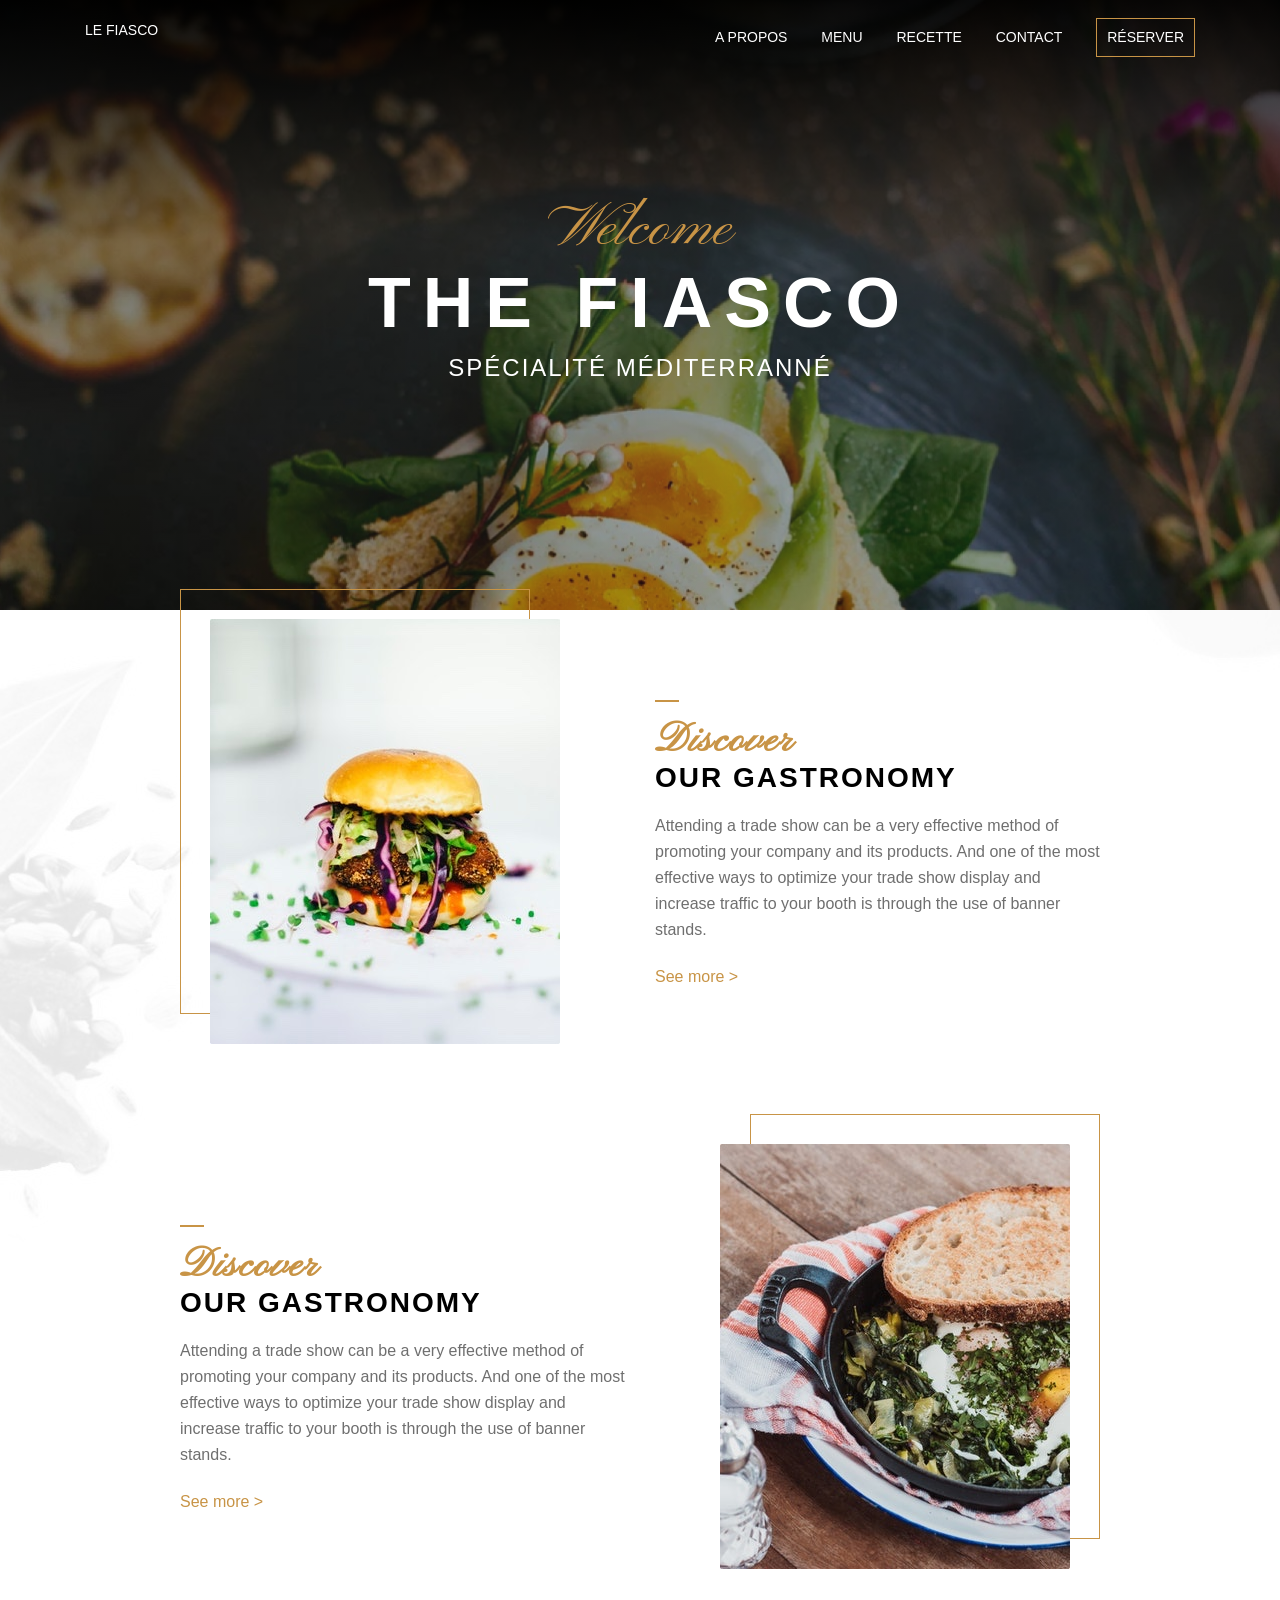
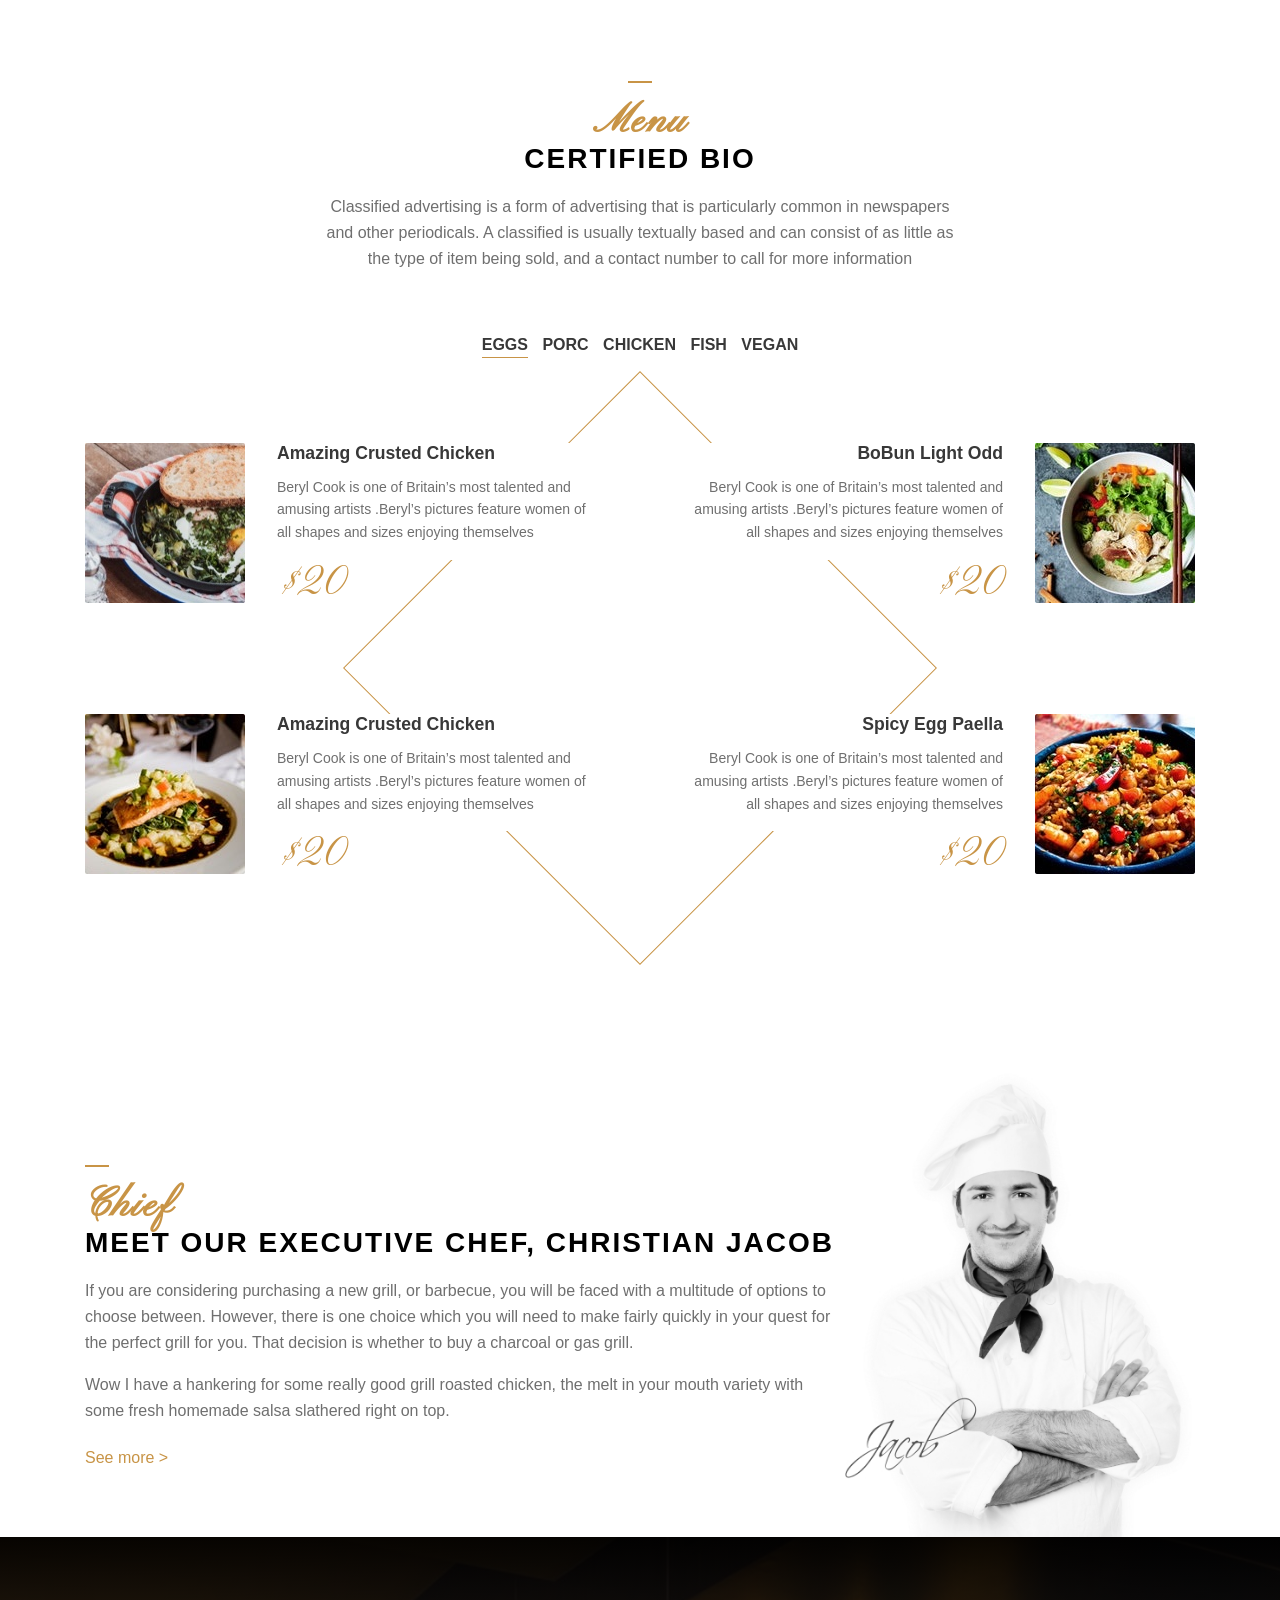
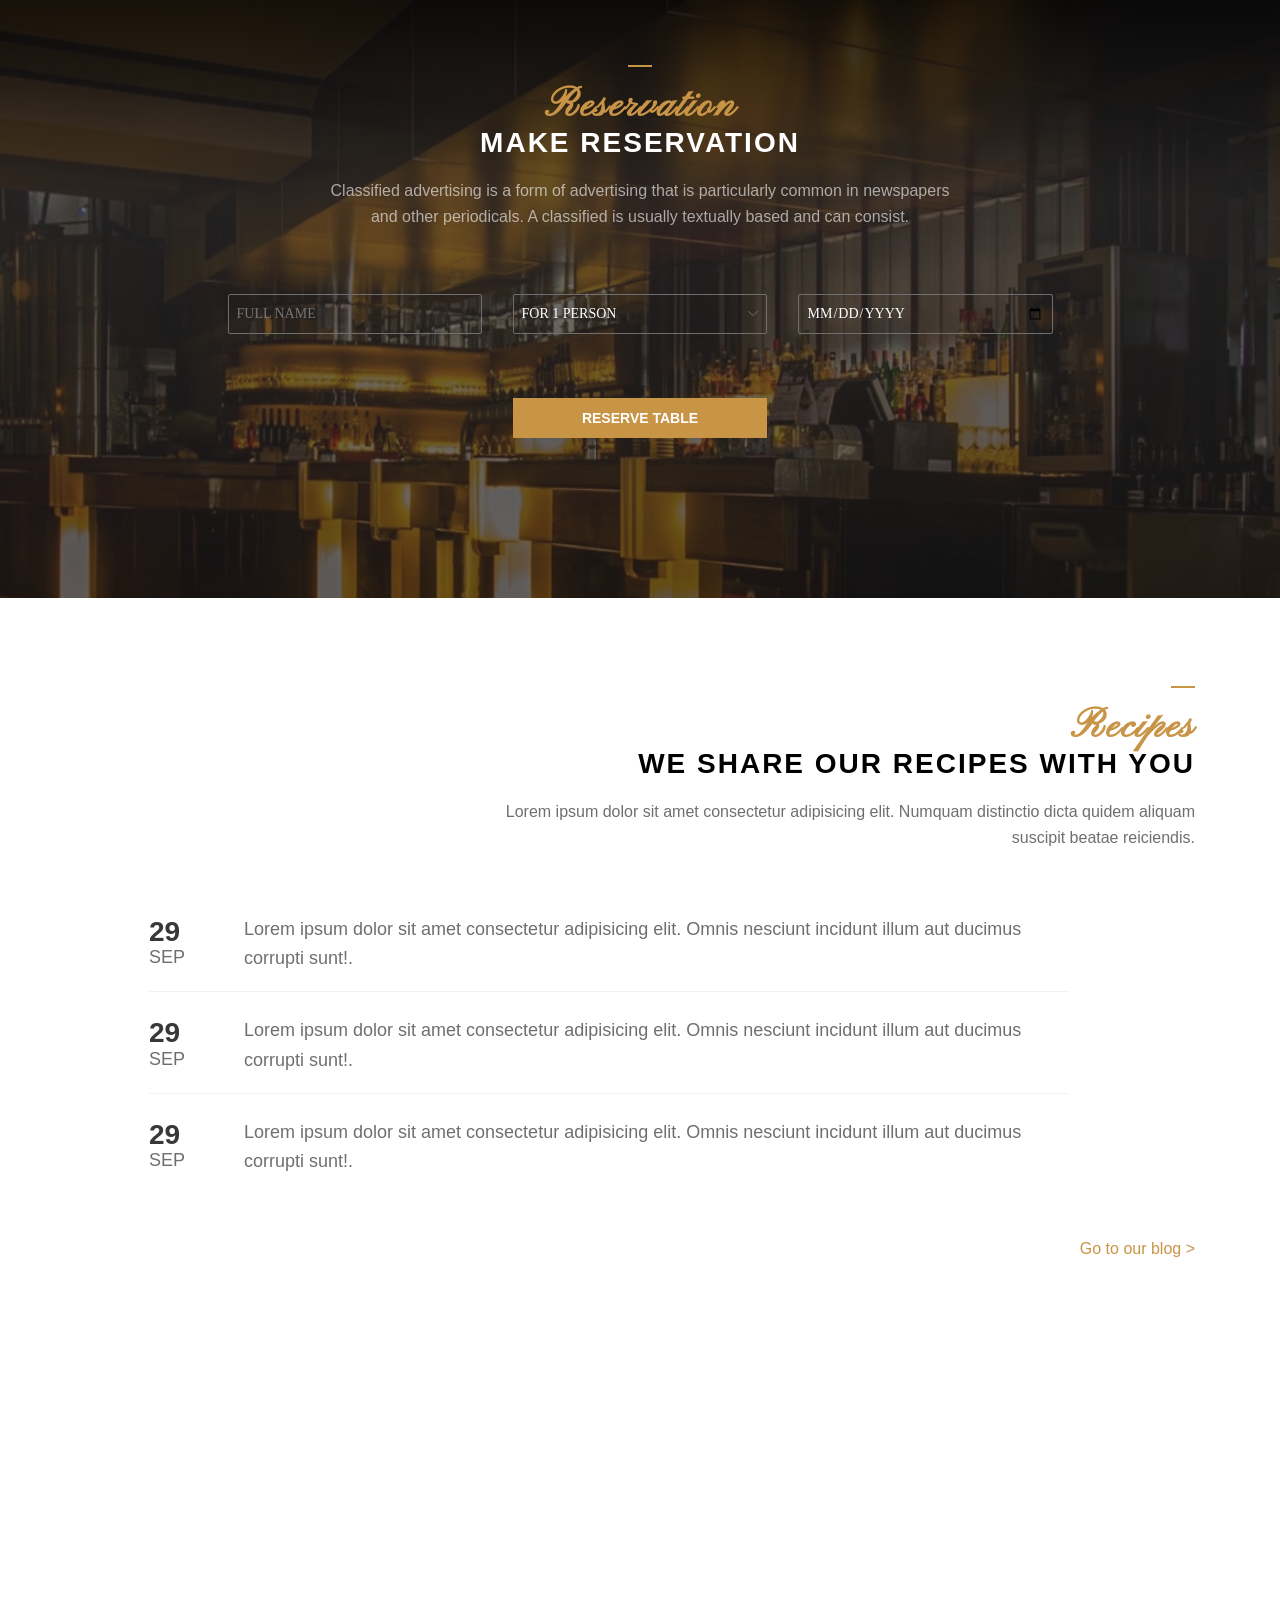
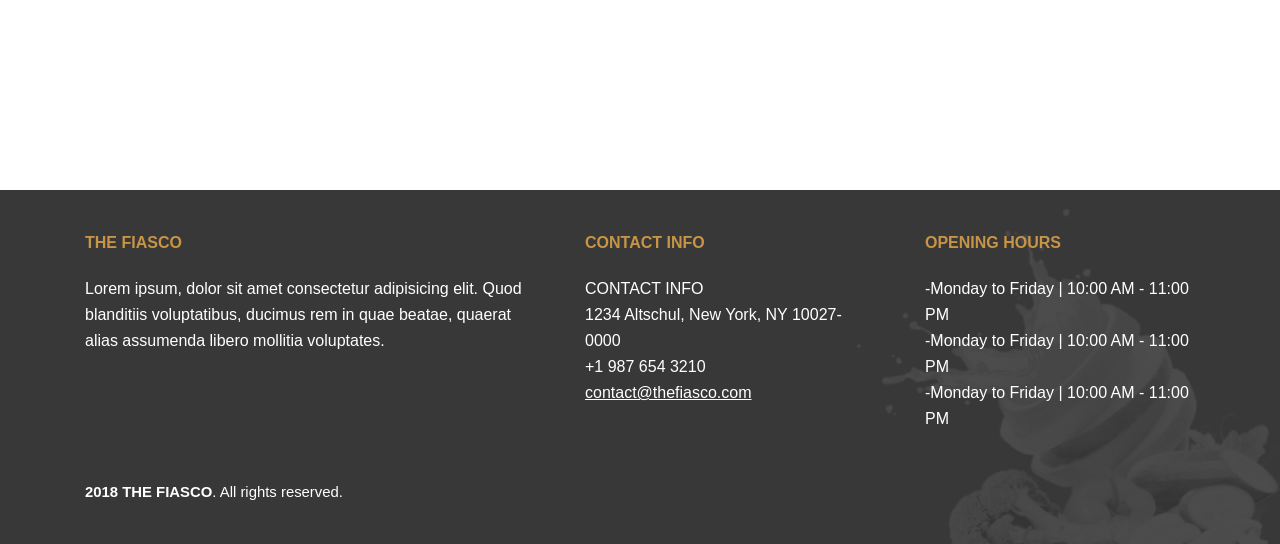
<file: index.html>
<!DOCTYPE html>
<html lang="fr">
<head>
    <meta charset="UTF-8">
    <meta name="viewport" content="width=device-width, initial-scale=1.0">
    <title>The Fiasco</title>
    <link href="https://fonts.googleapis.com/css2?family=Pinyon+Script&family=Source+Code+Pro:ital@0;1&display=swap" rel="stylesheet">
    <link rel="stylesheet" href="Css/style.css">
    
</head>
<body>
    <header class="header">
        <div class="topbar">
            <div class="logo">
                <a href="/index.html">Le Fiasco</a>
            </div>
            <nav class="menu">
                <a href="/about.html" class="menu-item">A propos</a>
                <a href="/menu.html" class="menu-item">Menu</a>
                <a href="/recipes.html" class="menu-item">Recette</a>
                <a href="/contact.html" class="menu-item">Contact</a>
                <a href="/reserver.html" class="menu-item menu-button">Réserver</a>
            </nav>
        </div>
        <div class="baseline reveal">
            <span class="baseline-welcome reveal-1">Welcome</span> 
            <strong class="baseline-name reveal-2">The Fiasco</strong> 
            <span class="baseline-slogan reveal-3">spécialité méditerranné</span>
        </div>
    </header>

    <section class="home-section">
        <div class="container-small reveal">
            
            <div class="block block-left"> 
                <div class="block-img reveal-1">
                    <img src="/Img/burger.jpg" alt="">
                </div>
                <div class="block-body">
                    <h2 class="title reveal-2"><span>Discover </span>our gastronomy</h2>
                    <p class="reveal-3">
                        Attending a trade show can be a very effective method of promoting your company
                        and its products. And one of the most effective ways to optimize your trade show
                        display and increase traffic to your booth is through the use of banner stands.
                    </p>
                    <a href="recipe.html" class="more reveal-4">See more</a>
                </div>
            </div>

            <div class="block block-right">
                <div class="block-img reveal-1">
                    <img src="/Img/crusted-chicken.jpg" alt="">
                </div>
                <div class="block-body">
                    <h2 class="title reveal-2"><span>Discover </span>our gastronomy</h2>
                    <p class="reveal-3">
                        Attending a trade show can be a very effective method of promoting your company
                        and its products. And one of the most effective ways to optimize your trade show
                        display and increase traffic to your booth is through the use of banner stands.
                    </p>
                    <a href="recipe.html" class="more reveal-4">See more</a>
                </div>
            </div>

            <div class="block block-centered block-last">
                <div class="block-body">
                    <h2 class="title"><span>Menu </span>certified bio</h2>
                    <p>
                        Classified advertising is a form of advertising that is particularly common in newspapers and other periodicals. A classified is usually textually based and can consist of as little as the type of item being sold, and a contact number to call for more information
                    </p>
                </div>
            </div>

            <nav class="ingredients-menu">
                <a href="" class="active">Eggs</a>
                <a href="">Porc</a>
                <a href="">Chicken</a>
                <a href="">Fish</a>
                <a href="">Vegan</a>
            </nav>

        </div>

        <div class="container">
            <div class="menu-summary" id="menu">
                <div class="menu-summary-item">
                    <img src="/Img/crusted-chicken-square.jpg" alt="" class="menu-summary-img">
                    <h3 class="menu-summary-title">Amazing Crusted Chicken</h3>
                    <p>Beryl Cook is one of Britain’s most talented and amusing artists .Beryl’s pictures feature women of all shapes and sizes enjoying themselves</p>
                    <div class="menu-summary-price">$20</div>
                </div>
                <div class="menu-summary-item">
                    <img src="/Img/bobun-light-square.jpg" alt="" class="menu-summary-img">
                    <h3 class="menu-summary-title">BoBun Light Odd</h3>
                    <p>Beryl Cook is one of Britain’s most talented and amusing artists .Beryl’s pictures feature women of all shapes and sizes enjoying themselves</p>
                    <div class="menu-summary-price">$20</div>
                </div>
                <div class="menu-summary-item">
                    <img src="/Img/poisson-square.jpg" alt="" class="menu-summary-img">
                    <h3 class="menu-summary-title">Amazing Crusted Chicken</h3>
                    <p>Beryl Cook is one of Britain’s most talented and amusing artists .Beryl’s pictures feature women of all shapes and sizes enjoying themselves</p>
                    <div class="menu-summary-price">$20</div>
                </div>
                <div class="menu-summary-item">
                    <img src="/Img/paella-square.jpg" alt="" class="menu-summary-img">
                    <h3 class="menu-summary-title">Spicy Egg Paella</h3>
                    <p>Beryl Cook is one of Britain’s most talented and amusing artists .Beryl’s pictures feature women of all shapes and sizes enjoying themselves</p>
                    <div class="menu-summary-price">$20</div>
                </div>
            </div>

            <div class="block block-chief">
                <div class="block-img">
                    <img src="/Img/chief.jpg" alt="">
                </div>
                <div class="block-body">
                    <h2 class="title"><span>Chief</span>MEET OUR EXECUTIVE CHEF, CHRISTIAN JACOB</h2>
                    <p>
                        If you are considering purchasing a new grill, or barbecue, you will be faced with a multitude of options to choose between. However, there is one choice which you will need to make fairly quickly in your quest for the perfect grill for you. That decision is whether to buy a charcoal or gas grill.
                    </p>
                    <p>
                        Wow I have a hankering for some really good grill roasted chicken, the melt in your mouth variety with some fresh homemade salsa slathered right on top.
                    </p>
                    <a href="recipe.html" class="more">See more</a>
                </div>
            </div>
        </div>
    </section>

    <section class="reservation" id="reservation">
        <div class="container">
            <div class="block block-centered block-last">
                <div class="block-body">
                    <h2 class="title"><span>Reservation</span>Make reservation</h2>
                    <p>
                        Classified advertising is a form of advertising that is particularly common in newspapers and other periodicals. A classified is usually textually based and can consist.
                    </p>
                    <form action="" class="reservation-form">
                        <div class="reservation-form-row">
                            <input type="text" name="fullname" placeholder="Full name">
                            <select name="persons">
                                <option value="1">For 1 person</option>
                                <option value="2">For 2 person</option>
                                <option value="3">For 3 person</option>
                                <option value="4">For 4 person</option>
                            </select>
                            <input type="date" name="date" id="">
                        </div>
                        <button type="submit" class="button">Reserve Table</button>
                    </form>
                </div>
            </div>
        </div>
    </section>

    <section class="recipes" id="recipes">
        <div class="container">
            <h2 class="title">
                <span>Recipes</span>
                WE SHARE OUR RECIPES WITH YOU
            </h2>
            <p>
                Lorem ipsum dolor sit amet consectetur adipisicing elit. Numquam distinctio dicta quidem aliquam suscipit beatae reiciendis.
            </p>
            <div class="recipes-list">
                <div class="recipes-list-item">
                    <div class="recipes-date">
                        <strong>29</strong> SEP
                    </div>
                    <p>
                        <a href="Pages/recipe1.html">Lorem ipsum dolor sit amet consectetur adipisicing elit. Omnis nesciunt incidunt illum aut ducimus corrupti sunt!.</a>
                    </p>
                </div>

                <div class="recipes-list-item">
                    <div class="recipes-date">
                        <strong>29</strong> SEP
                    </div>
                    <p>
                        Lorem ipsum dolor sit amet consectetur adipisicing elit. Omnis nesciunt incidunt illum aut ducimus corrupti sunt!.
                    </p>
                </div>

                <div class="recipes-list-item">
                    <div class="recipes-date">
                        <strong>29</strong> SEP
                    </div>
                    <p>
                        Lorem ipsum dolor sit amet consectetur adipisicing elit. Omnis nesciunt incidunt illum aut ducimus corrupti sunt!.
                    </p>
                </div>
            </div>

            <a class="more" href="">Go to our blog</a>
        </div>
    </section>

    <iframe src="https://www.google.com/maps/embed?pb=!1m14!1m12!1m3!1d15913.960679116892!2d15.263990163803088!3d-4.318604037253125!2m3!1f0!2f0!3f0!3m2!1i1024!2i768!4f13.1!5e0!3m2!1sfr!2scd!4v1740344024143!5m2!1sfr!2scd" width="600" height="450" style="border:0;" allowfullscreen="" loading="lazy" referrerpolicy="no-referrer-when-downgrade" class="map"></iframe>

    <footer class="footer">
        <div class="container">
            <div class="footer-columns">
                <div class="footer-column">
                    <div class="footer-title">The fiasco</div>
                    <p>
                        Lorem ipsum, dolor sit amet consectetur adipisicing elit. Quod blanditiis voluptatibus, ducimus rem in quae beatae, quaerat alias assumenda libero mollitia voluptates.
                    </p>
                </div>
                <div class="footer-column">
                    <div class="footer-title">Contact info</div>
                    <p>
                        CONTACT INFO <br>
                        1234 Altschul, New York, NY 10027-0000 <br>
                        +1 987 654 3210 <br>
                        <a href="mailto:contact@thefiasco.com">contact@thefiasco.com</a>
                    </p>
                </div>
                <div class="footer-column">
                    <div class="footer-title">Opening hours</div>
                    <ul>
                        <li>Monday to Friday | 10:00 AM - 11:00 PM</li>
                        <li>Monday to Friday | 10:00 AM - 11:00 PM</li>
                        <li>Monday to Friday | 10:00 AM - 11:00 PM</li>
                    </ul>
                </div>
            </div>
            <div class="footer-credits">
                <span>2018 THE FIASCO</span>. All rights reserved.
            </div>
        </div>
    </footer>

    <script src="main.js" defer></script>
</body>
</html>
</file>
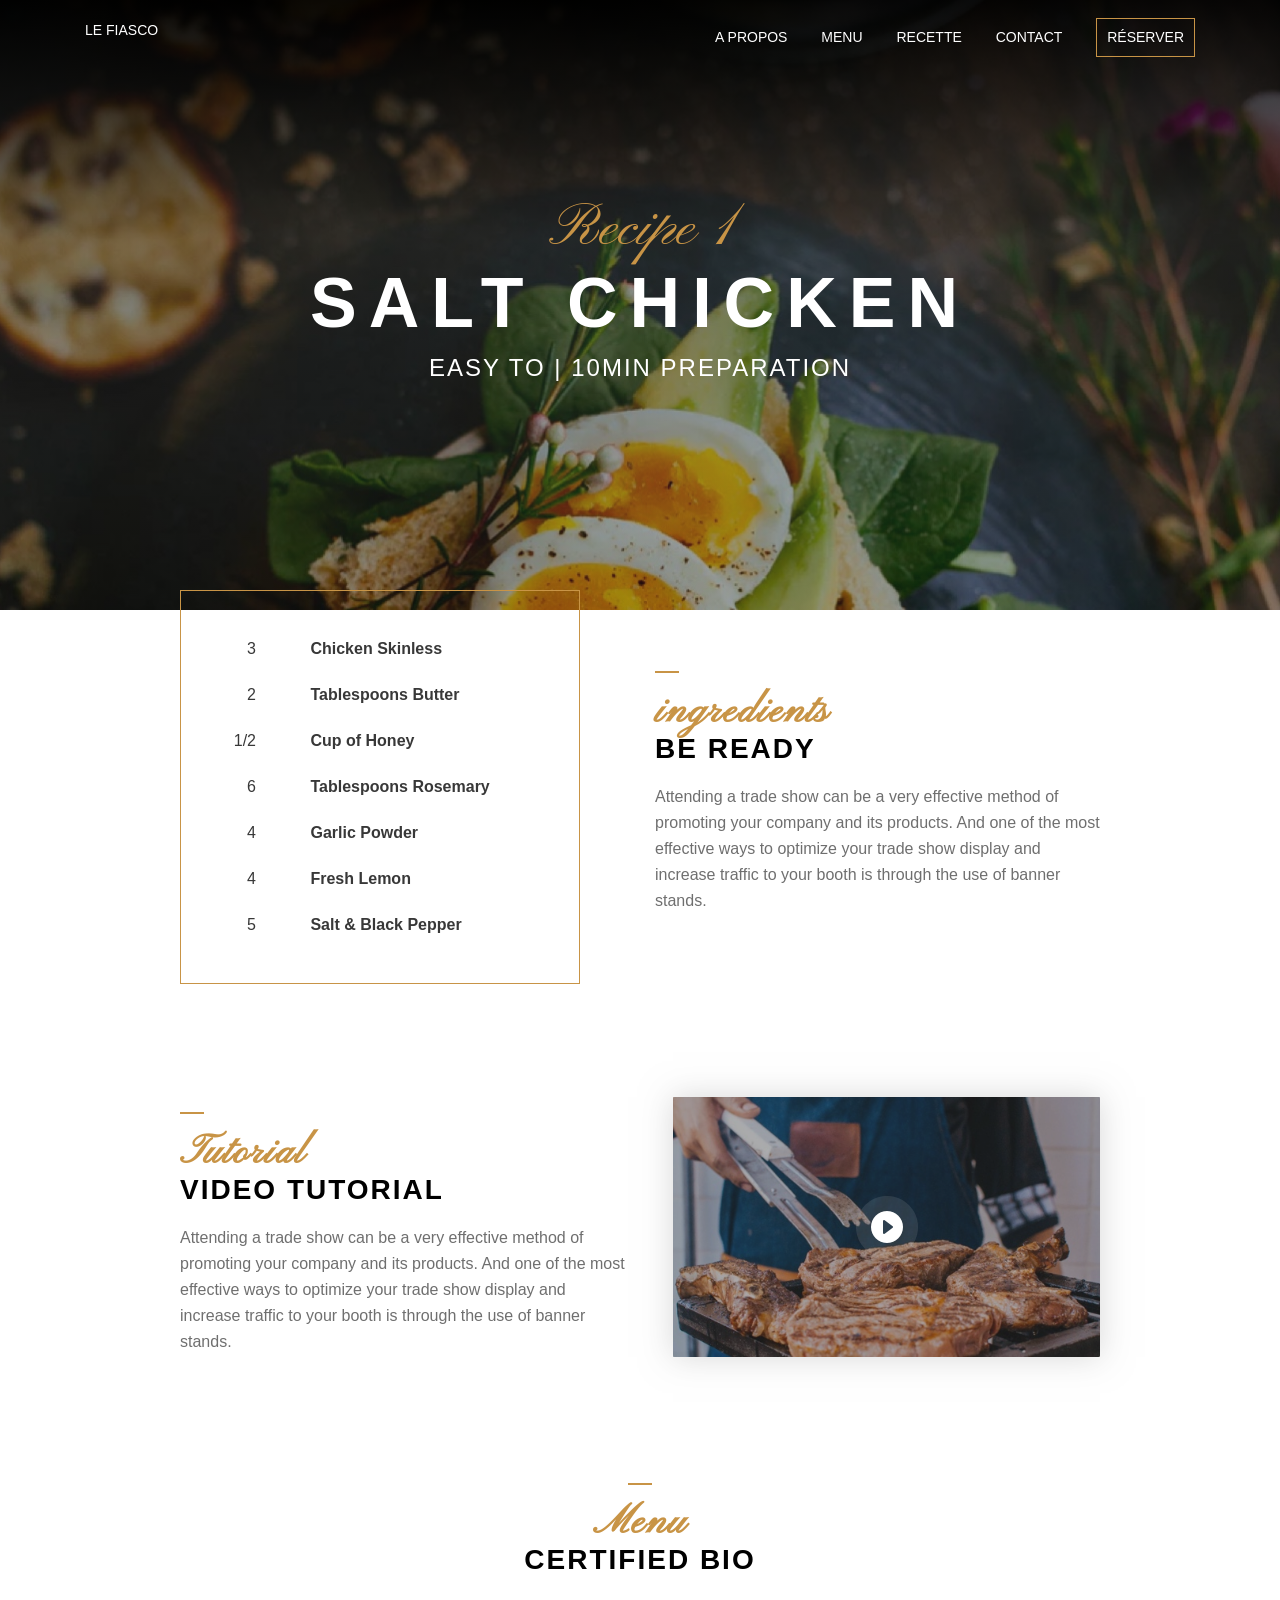
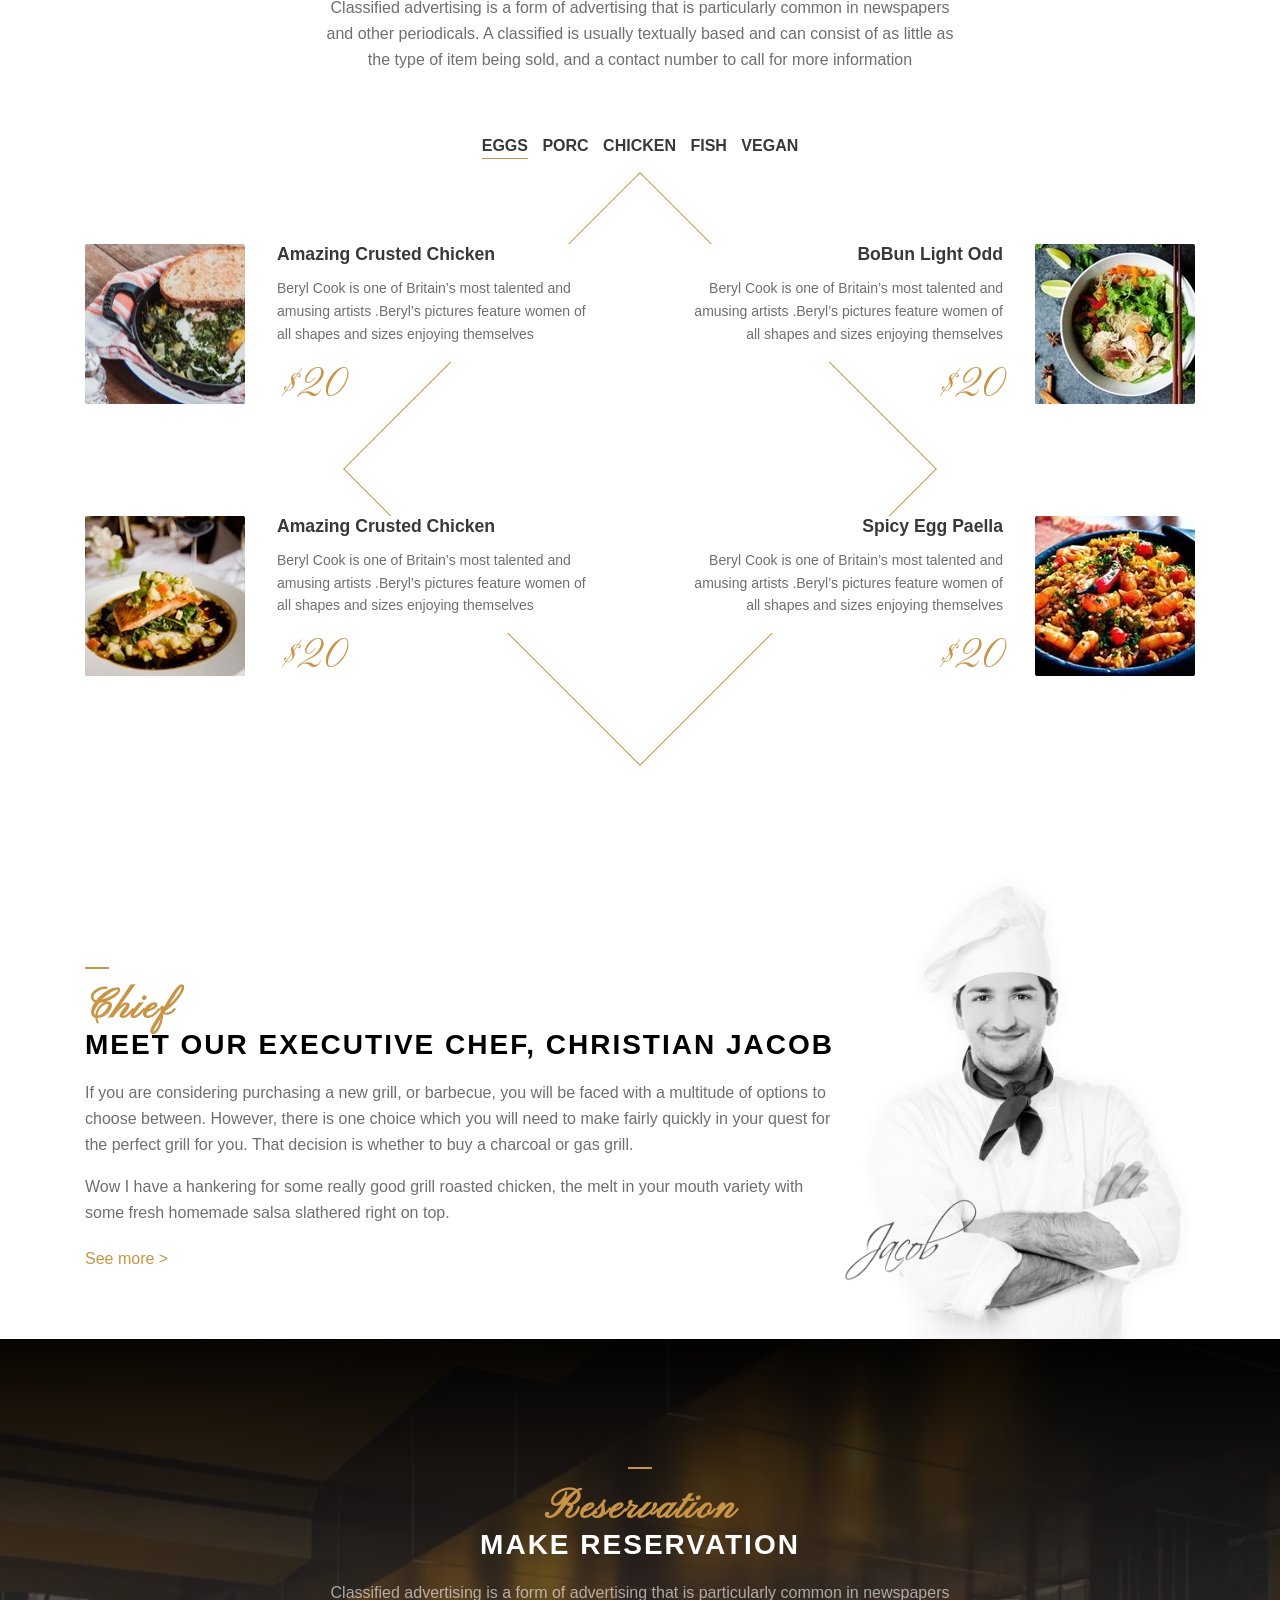
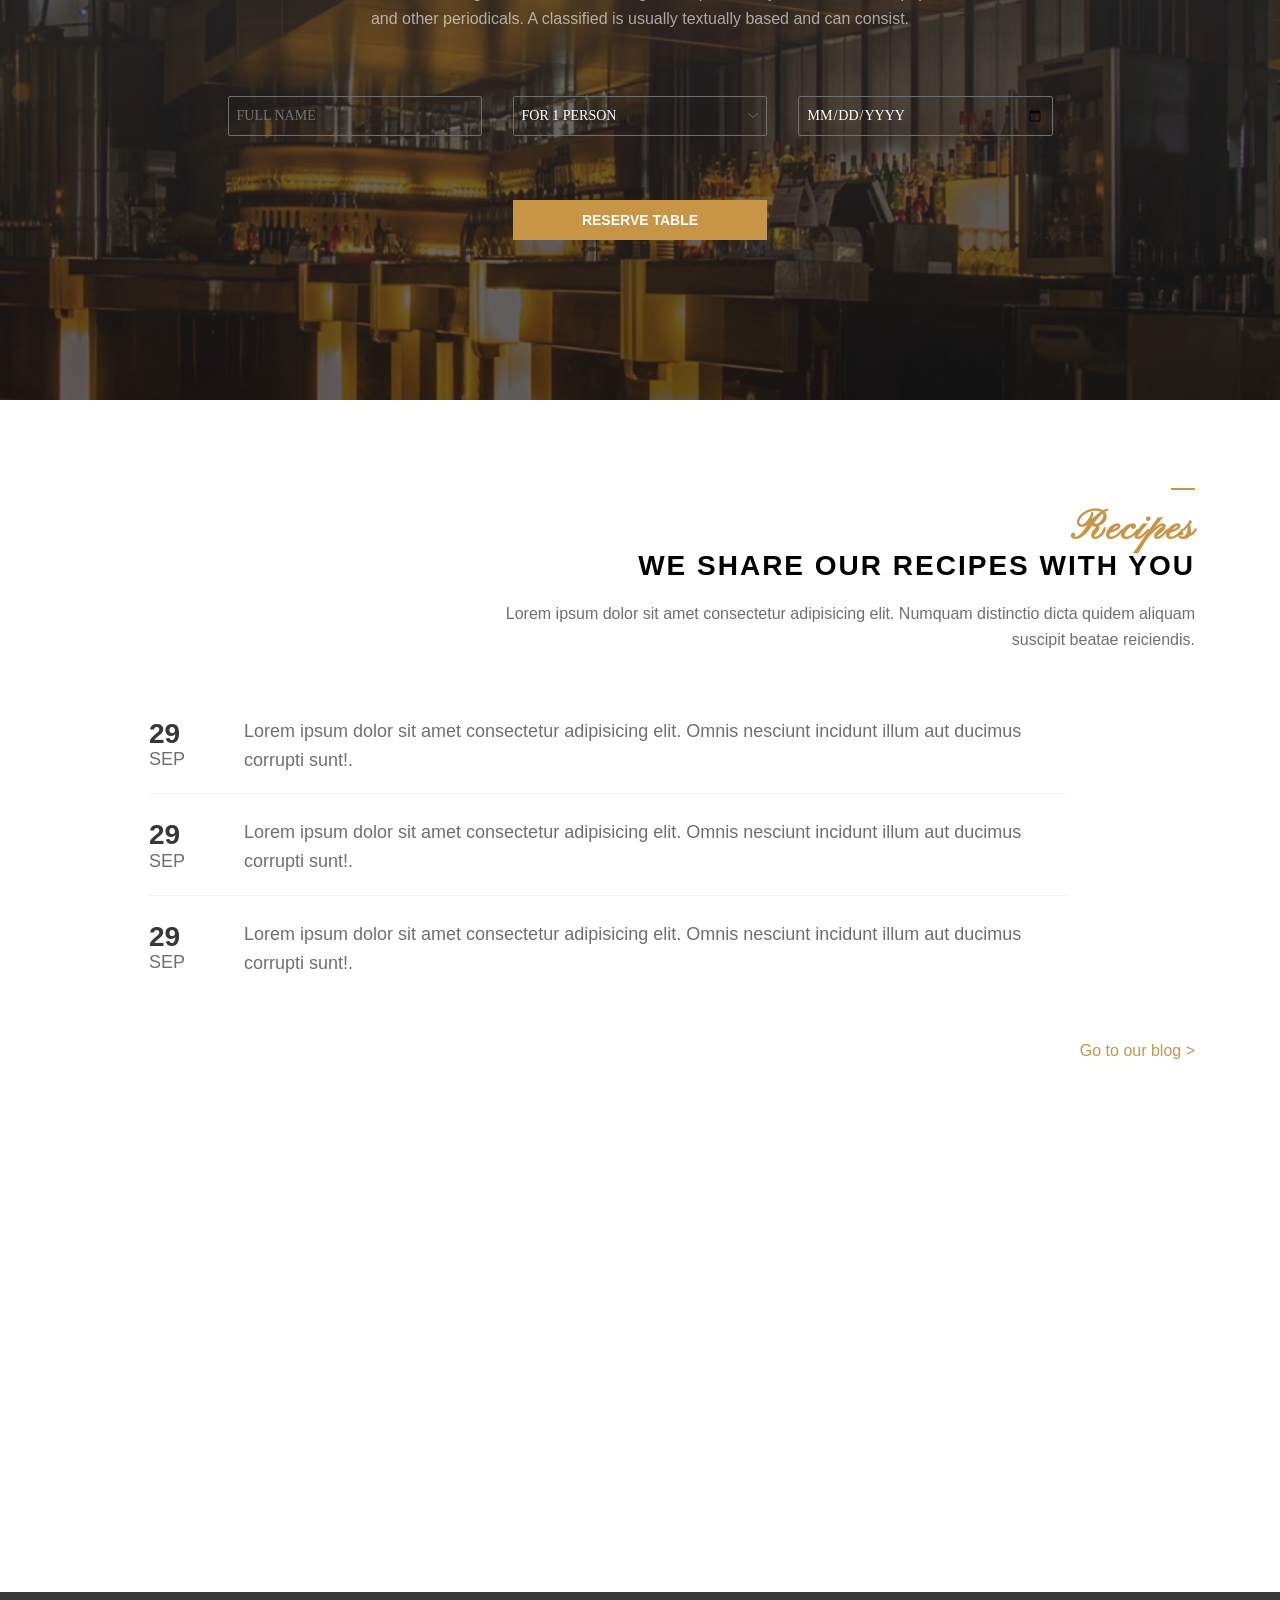
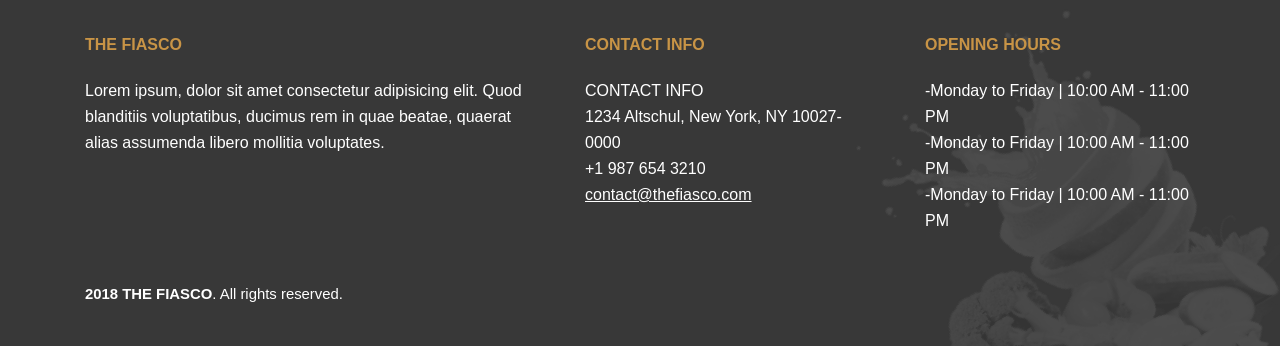
<file: Pages/recipe1.html>
<!DOCTYPE html>
<html lang="fr">
<head>
    <meta charset="UTF-8">
    <meta name="viewport" content="width=device-width, initial-scale=1.0">
    <title>Recette 1</title>
    <link href="https://fonts.googleapis.com/css2?family=Pinyon+Script&family=Source+Code+Pro:ital@0;1&display=swap" rel="stylesheet">
    <link rel="stylesheet" href="/Css/style.css">
</head>
<body>
    <header class="header">
        <div class="topbar">
            <div class="logo">
                <a href="/index.html">Le Fiasco</a>
            </div>
            <nav class="menu">
                <a href="/about.html" class="menu-item">A propos</a>
                <a href="/menu.html" class="menu-item">Menu</a>
                <a href="/recipes.html" class="menu-item">Recette</a>
                <a href="/contact.html" class="menu-item">Contact</a>
                <a href="/reserver.html" class="menu-item menu-button">Réserver</a>
            </nav>
        </div>
        <div class="baseline">
            <span class="baseline-welcome">Recipe 1</span> 
            <strong class="baseline-name">SALT CHICKEN</strong> 
            <span class="baseline-slogan">EASY TO | 10MIN PREPARATION</span>
        </div>
    </header>

    <section class="section-overflow">
        <div class="container-small">
            
            <div class="block block-left">
               <div class="block-ingredients">
                    <ul>
                        <li><span>3</span> Chicken Skinless</li>
                        <li><span>2</span> Tablespoons Butter</li>
                        <li><span>1/2</span> Cup of Honey</li>
                        <li><span>6</span> Tablespoons Rosemary</li>
                        <li><span>4</span> Garlic Powder</li>
                        <li><span>4</span> Fresh Lemon</li>
                        <li><span>5</span> Salt & Black Pepper</li>
                    </ul>
               </div>
                <div class="block-body">
                    <h2 class="title"><span>ingredients</span>be ready</h2>
                    <p>
                        Attending a trade show can be a very effective method of promoting your company
                        and its products. And one of the most effective ways to optimize your trade show
                        display and increase traffic to your booth is through the use of banner stands.
                    </p>
                </div>
            </div>

            <div class="block block-right">
                <a class="block-video" href="#">
                    <img src="/Img/tutorial.jpg" alt="">
                </a>
                <div class="block-body">
                    <h2 class="title"><span>Tutorial </span>Video tutorial</h2>
                    <p>
                        Attending a trade show can be a very effective method of promoting your company
                        and its products. And one of the most effective ways to optimize your trade show
                        display and increase traffic to your booth is through the use of banner stands.
                    </p>
                </div>
            </div>

            <div class="block block-centered block-last">
                <div class="block-body">
                    <h2 class="title"><span>Menu </span>certified bio</h2>
                    <p>
                        Classified advertising is a form of advertising that is particularly common in newspapers and other periodicals. A classified is usually textually based and can consist of as little as the type of item being sold, and a contact number to call for more information
                    </p>
                </div>
            </div>

            <nav class="ingredients-menu">
                <a href="" class="active">Eggs</a>
                <a href="">Porc</a>
                <a href="">Chicken</a>
                <a href="">Fish</a>
                <a href="">Vegan</a>
            </nav>

        </div>

        <div class="container">
            <div class="menu-summary" id="menu">
                <div class="menu-summary-item">
                    <img src="/Img/crusted-chicken-square.jpg" alt="" class="menu-summary-img">
                    <h3 class="menu-summary-title">Amazing Crusted Chicken</h3>
                    <p>Beryl Cook is one of Britain’s most talented and amusing artists .Beryl’s pictures feature women of all shapes and sizes enjoying themselves</p>
                    <div class="menu-summary-price">$20</div>
                </div>
                <div class="menu-summary-item">
                    <img src="/Img/bobun-light-square.jpg" alt="" class="menu-summary-img">
                    <h3 class="menu-summary-title">BoBun Light Odd</h3>
                    <p>Beryl Cook is one of Britain’s most talented and amusing artists .Beryl’s pictures feature women of all shapes and sizes enjoying themselves</p>
                    <div class="menu-summary-price">$20</div>
                </div>
                <div class="menu-summary-item">
                    <img src="/Img/poisson-square.jpg" alt="" class="menu-summary-img">
                    <h3 class="menu-summary-title">Amazing Crusted Chicken</h3>
                    <p>Beryl Cook is one of Britain’s most talented and amusing artists .Beryl’s pictures feature women of all shapes and sizes enjoying themselves</p>
                    <div class="menu-summary-price">$20</div>
                </div>
                <div class="menu-summary-item">
                    <img src="/Img/paella-square.jpg" alt="" class="menu-summary-img">
                    <h3 class="menu-summary-title">Spicy Egg Paella</h3>
                    <p>Beryl Cook is one of Britain’s most talented and amusing artists .Beryl’s pictures feature women of all shapes and sizes enjoying themselves</p>
                    <div class="menu-summary-price">$20</div>
                </div>
            </div>

            <div class="block block-chief">
                <div class="block-img">
                    <img src="/Img/chief.jpg" alt="">
                </div>
                <div class="block-body">
                    <h2 class="title"><span>Chief</span>MEET OUR EXECUTIVE CHEF, CHRISTIAN JACOB</h2>
                    <p>
                        If you are considering purchasing a new grill, or barbecue, you will be faced with a multitude of options to choose between. However, there is one choice which you will need to make fairly quickly in your quest for the perfect grill for you. That decision is whether to buy a charcoal or gas grill.
                    </p>
                    <p>
                        Wow I have a hankering for some really good grill roasted chicken, the melt in your mouth variety with some fresh homemade salsa slathered right on top.
                    </p>
                    <a href="recipe.html" class="more">See more</a>
                </div>
            </div>
        </div>
    </section>

    <section class="reservation" id="reservation">
        <div class="container">
            <div class="block block-centered block-last">
                <div class="block-body">
                    <h2 class="title"><span>Reservation</span>Make reservation</h2>
                    <p>
                        Classified advertising is a form of advertising that is particularly common in newspapers and other periodicals. A classified is usually textually based and can consist.
                    </p>
                    <form action="" class="reservation-form">
                        <div class="reservation-form-row">
                            <input type="text" name="fullname" placeholder="Full name">
                            <select name="persons">
                                <option value="1">For 1 person</option>
                                <option value="2">For 2 person</option>
                                <option value="3">For 3 person</option>
                                <option value="4">For 4 person</option>
                            </select>
                            <input type="date" name="date" id="">
                        </div>
                        <button type="submit" class="button">Reserve Table</button>
                    </form>
                </div>
            </div>
        </div>
    </section>

    <section class="recipes" id="recipes">
        <div class="container">
            <h2 class="title">
                <span>Recipes</span>
                WE SHARE OUR RECIPES WITH YOU
            </h2>
            <p>
                Lorem ipsum dolor sit amet consectetur adipisicing elit. Numquam distinctio dicta quidem aliquam suscipit beatae reiciendis.
            </p>
            <div class="recipes-list">
                <div class="recipes-list-item">
                    <div class="recipes-date">
                        <strong>29</strong> SEP
                    </div>
                    <p>
                        <a href="recipe1.html">Lorem ipsum dolor sit amet consectetur adipisicing elit. Omnis nesciunt incidunt illum aut ducimus corrupti sunt!.</a>
                    </p>
                </div>

                <div class="recipes-list-item">
                    <div class="recipes-date">
                        <strong>29</strong> SEP
                    </div>
                    <p>
                        Lorem ipsum dolor sit amet consectetur adipisicing elit. Omnis nesciunt incidunt illum aut ducimus corrupti sunt!.
                    </p>
                </div>

                <div class="recipes-list-item">
                    <div class="recipes-date">
                        <strong>29</strong> SEP
                    </div>
                    <p>
                        Lorem ipsum dolor sit amet consectetur adipisicing elit. Omnis nesciunt incidunt illum aut ducimus corrupti sunt!.
                    </p>
                </div>
            </div>

            <a class="more" href="">Go to our blog</a>
        </div>
    </section>

    <iframe src="https://www.google.com/maps/embed?pb=!1m14!1m12!1m3!1d15913.960679116892!2d15.263990163803088!3d-4.318604037253125!2m3!1f0!2f0!3f0!3m2!1i1024!2i768!4f13.1!5e0!3m2!1sfr!2scd!4v1740344024143!5m2!1sfr!2scd" width="600" height="450" style="border:0;" allowfullscreen="" loading="lazy" referrerpolicy="no-referrer-when-downgrade" class="map"></iframe>

    <footer class="footer">
        <div class="container">
            <div class="footer-columns">
                <div class="footer-column">
                    <div class="footer-title">The fiasco</div>
                    <p>
                        Lorem ipsum, dolor sit amet consectetur adipisicing elit. Quod blanditiis voluptatibus, ducimus rem in quae beatae, quaerat alias assumenda libero mollitia voluptates.
                    </p>
                </div>
                <div class="footer-column">
                    <div class="footer-title">Contact info</div>
                    <p>
                        CONTACT INFO <br>
                        1234 Altschul, New York, NY 10027-0000 <br>
                        +1 987 654 3210 <br>
                        <a href="mailto:contact@thefiasco.com">contact@thefiasco.com</a>
                    </p>
                </div>
                <div class="footer-column">
                    <div class="footer-title">Opening hours</div>
                    <ul>
                        <li>Monday to Friday | 10:00 AM - 11:00 PM</li>
                        <li>Monday to Friday | 10:00 AM - 11:00 PM</li>
                        <li>Monday to Friday | 10:00 AM - 11:00 PM</li>
                    </ul>
                </div>
            </div>
            <div class="footer-credits">
                <span>2018 THE FIASCO</span>. All rights reserved.
            </div>
        </div>
    </footer>
</body>
</html>
</file>
<file: Css/style.css>
*, *::before, *::after{
    box-sizing: border-box;
}

html{
    font-size: 16px;
}

body{
    font-family: 'Source Sans Pro', sans-serif;
    line-height: 1.625;
    margin: 0;
    color: #6F6F6F;
}

a{
    color: inherit;
    text-decoration: none;
    transition: color .3s;
    -webkit-transition: color .3s;
    -moz-transition: color .3s;
    -ms-transition: color .3s;
    -o-transition: color .3s;
}

img{
    max-width: 100%;
    height: auto;
}

.header{
    background: 
        linear-gradient(180deg, rgba(0, 0, 0, 0.92), rgba(54, 54, 54, 0.5) 39.24%, rgba(28, 28, 28, 0.4)),
        url('/Img/eggs.jpg') center center / cover no-repeat;
    color: #FFF;
}

.topbar{
    padding: 18px 20px;
    font-size: .875rem;
    text-transform: uppercase;
    text-align: center;
}

.menu-item:hover{
    color: #C89446;
}

.logo{
    margin-bottom: 15px;
}

.menu-item{
    display: inline-block;
    margin: 0 15px;
}

.baseline{
    padding: 50px 0 70px 0;
    text-align: center;
    line-height: 1;
}

.baseline-welcome{
    font-family: 'Pinyon Script', serif;
    color: #C89446;
    font-size: 2.2rem;
    display: block;
}

.baseline-name{
    display: block;
    font-size: 2.5rem;
    line-height: 1;
    font-weight: 700;
    letter-spacing: 5px;
    padding-bottom: 10px;
    text-transform: uppercase;
}

.baseline-slogan{
    font-size: 1rem;
    font-weight: 300;
    display: block;
    text-transform: uppercase;
    letter-spacing: 2px;
}

.menu-button{
    border: solid 1px #C89446;
    padding: 7px 10px;
    transition-property: color, background-color;
    margin-top: 5px;
}

.menu-button:hover{
    background: #C89446;
    color: #FFF;
}

.home-section{
    padding-top: 9px;
}

.container-small{
    margin: 0 auto;
    padding: 0 20px;
    max-width: 960px;
}

.container{
    margin: 0 auto;
    padding: 0 20px;
    max-width: 1150px;
}

.block{
    margin-bottom: 50px;
}

.title{
    font-size: 1.75rem;
    line-height: 1.1;
    letter-spacing: 2px;
    color: #000;
    font-weight: bold;
    text-transform: uppercase;
    margin: 1rem 0 0 0;
}

.title span{
    font-family: 'Pinyon Script', serif;
    color: #C89446;
    font-size: 2.5rem;
    display: block;
    text-transform: none;
}

.title::before{
    content: '';
    display: inline-block;
    width: 24px;
    height: 2px;
    background: #C89446;
    margin-bottom: .5rem;
}

.more{
    color: #C89446;
}

.more::after{
    content: ' >';
}

.more:hover{
    text-decoration: underline;
}

.block-img{
    max-width: 350px;
    margin: 0 auto;
    border: 1px solid #C89446;
}

.block-img img{
    display: block;
}

.block-img img{
    position: relative;
    z-index: 1;
}

.block-centered{
    text-align: center;
}

.block-centered .block-body{
    max-width: 640px;
    margin-left: auto;
    margin-right: auto;
}

.ingredients-menu{
    margin: 40px 0;
    font-weight: 600;
    color: #383838;
    text-align: center;
    text-transform: uppercase;
}

.ingredients-menu a{
    display: inline-block;
    margin: 0 5px;
    position: relative;
}

.ingredients-menu a::after{
    content: '';
    display: block;
    position: absolute;
    bottom: 5px;
    left: 0;
    right: 0;
    height: 1px;
    opacity: 0;
    background: #C89446;
    transition: .3s;
    -webkit-transition: .3s;
    -moz-transition: .3s;
    -ms-transition: .3s;
    -o-transition: .3s;
}

.ingredients-menu .active::after, .ingredients-menu a:hover::after{
    bottom: 0;
    opacity: 1;
}

.menu-summary-item{
    position: relative;
    padding-left: 120px;
    margin-bottom: 30px;
}

.menu-summary-img{
    position: absolute;
    top: 0;
    left: 0;
    width: 100px;
}

.menu-summary-title{
    font-size: 1.1rem;
    color: #383838;
    font-weight: bold;
    padding-bottom: 0.75rem;
    margin-bottom: 0;
}

.menu-summary p{
    margin: 0;
    padding-bottom: 1rem;
    font-size: 0.875rem;
}

.menu-summary-price{
    font-family: 'Pinyon Script', serif;
    color: #C89446;
    font-size: 2.5rem;
    line-height: 1;
}

.reservation{
    background: 
        linear-gradient(180deg, rgba(0, 0, 0, 0.92), rgba(54, 54, 54, 0.5) 39.24%, rgba(28, 28, 28, 0.4)),
        url('/Img/reservation.jpg') center center / cover no-repeat;
    color: rgba(255, 255, 255, 0.6);
    padding: 50px 0;
}

.reservation .title{
    color: #FFF;
}

.reservation input, .reservation select{
    padding: 0 0.5rem;
    width: 100%;
    margin-bottom: 15px;
    border: solid 1px #6F6F6F;
    background: transparent;
    text-transform: uppercase;
    height: 40px;
    font-size: 0.875rem;
    color: #FFF;
    font-family: 'Source Sans Pro', serif;
    transition: background .3s, border-color .3s;
    -webkit-transition: background .3s, border-color .3s;
    -moz-transition: background .3s, border-color .3s;
    -ms-transition: background .3s, border-color .3s;
    -o-transition: background .3s, border-color .3s;
    appearance: none;
    border-radius: 2px;
    -webkit-border-radius: 2px;
    -moz-border-radius: 2px;
    -ms-border-radius: 2px;
    -o-border-radius: 2px;
}

.reservation select{
    background: no-repeat right 0.5rem center url(/Img/select.svg);

}

.reservation input:focus, .reservation select:focus{
    background-color: rgba(255, 255, 255, .1);
    border-color: #C89446;
}

.reservation .button{
    width: 100%;
}

.button{
    font-weight: 600;
    font-size: 0.875rem;
    color: #FFF;
    background: #C89446;
    border: none;
    border: solid 1px #C89446;
    padding: 11px 1rem;
    text-transform: uppercase;
    transition: .3s;
    -webkit-transition: .3s;
    -moz-transition: .3s;
    -ms-transition: .3s;
    -o-transition: .3s;
}

.button:hover{
    border: solid 1px #C89446;
    background: transparent;
    cursor: pointer;
}

.reservation p{
    max-width: 625px;
    margin-left: auto;
    margin-right: auto;
}

.reservation .block-centered .block-body{
    max-width: 825px;
}

.recipes{
    padding: 50px 0;
    background: no-repeat top left / 80vw auto url(/Img/news-bg.jpg);
}

.recipes .more{
    display: block;
    text-align: right;
    margin-top: 60px;
}

.recipes-list{
    font-weight: 300;
    font-size: 1.125rem;
    max-width: 920px;
    margin-left: auto;
}

.recipes-list strong{
    color: #383838;
    font-weight: bold;
}

.recipes-date strong{
    font-size: 1.75rem;
    line-height: 1.2;
    display: block;
}

.recipes-list-item{
    border-bottom: solid 1px #F2F2F2;
    margin-top: 1em;
    display: flex;
    padding-bottom: 1em;
}

.recipes-list-item:last-child{
    border-bottom: 0;
}

.recipes-list-item p{
    margin: 0;
}

.recipes-date{
    width: 60px;
    flex: none;
    line-height: 1;
}

.map{
    width: 100%;
    height: 460px;
}

.footer{
    background: #383838 bottom right no-repeat;
    font-weight: 300;
    color: #FFF;
    padding: 40px 0;
}

.footer-title{
    color: #C89446;
    font-weight: bold;
    text-transform: uppercase;
    margin-bottom: 1.25rem;
}

.footer-column{
    margin-bottom: 2rem;
}

.block-ingredients{
    border: solid 1px #C89446;
    padding: 35px 20px;
    font-weight: 600;
    color: #383838;
}

.block-ingredients ul{
    padding: 0;
    margin: 0;
    list-style: none;
}

.block-ingredients li{
    padding: 5px 0;
}

.block-ingredients span{
    width: 35px;
    text-align: right;
    display: inline-block;
    margin-right: 20px;
    font-weight: 300;
}

.section-overflow{
    padding: 20px 0;
}

.block-right .block-video{
    display: block;
    max-width: 540px;
    margin-left: auto;
    margin-right: auto;
    text-align: center;
    position: relative;
    transition: opacity .3s;
    background: #383838;
    -webkit-transition: opacity .3s;
    -moz-transition: opacity .3s;
    -ms-transition: opacity .3s;
    -o-transition: opacity .3s;
}

.block-right .block-video img{
    box-shadow: 0 0 30px rgba(128, 128, 128, .5);
    opacity: 0.6;
    display: block;
}

.block-video::after{
    content: '';
    background: url('/Img/play.png') center center no-repeat;
    position: absolute;
    width: 62px;
    height: 62px;
    top: calc(50% - 31px);
    left: calc(50% - 31px);
    transition: transform .3s;
    -webkit-transition: transform .3s;
    -moz-transition: transform .3s;
    -ms-transition: transform .3s;
    -o-transition: transform .3s;
}

.block-video:hover::after{
    transform: scale(1.2);
    -webkit-transform: scale(1.2);
    -moz-transform: scale(1.2);
    -ms-transform: scale(1.2);
    -o-transform: scale(1.2);
}

.block-video:hover img{
    opacity: .8;
}

@media screen and (min-width: 600px) {
    html{
        font-size: 16px;
    }
    .logo{
        padding-bottom: 0;
    }
    .topbar{
        display: flex;
        align-items: center;
        justify-content: space-between;
        max-width: 1150px;
        margin: 0 auto;
    }
    .baseline{
        padding: 125px 0 230px;
    }
    .baseline-slogan{
        font-size: 1.5rem;
    }
    .baseline-name{
        font-size: 4.375rem;
        letter-spacing: 12px;
        padding-top: 8px;
        padding-bottom: 18px;
    }
    .baseline-welcome{
        font-size: 3.75rem;
    }
    .menu-button{
        margin-top: 0;
        margin-right: 0;
    }

}

@media screen and (min-width: 800px) {
    .block{
        margin-bottom: 100px;
    }

    .block-last{
        margin-bottom: 60px;
    }

    .block-left, .block-right{
        display: flex;
        justify-content: space-between;
        align-items: center;
    }

    .block-img{
        border: none;
        /* flex: none; */
        position: relative;
    }

    .block-left .block-body, .block-right .block-body{
        width: 445px;
        flex: none;
    }

    .block-img::before{
        content: '';
        display: block;
        border: solid 1px #C89446;
        position: absolute;
        top: -30px;
        left: -30px;
        width: 100%;
        height: 100%;
        z-index: 0;
    }

    .block-right .block-img::before{
        left: auto;
        right: -30px;
    }

    .block-left .block-img{
        margin-left: 30px;
    }

    .block-right .block-img{
        width: 350px;
        /* flex: none; */
        margin-right: 30px;
    }


    .block-left .block-body{
        margin-left: 20px;
    }

    .block-right .block-body{
        margin-right: 20px;
        order: -1;
    }

    .title{
        margin-bottom: 1.2rem;
    }

    .title::before{
        margin-bottom: 10px;
    }

    .more{
        display: block;
        margin-top: 1.3rem;
    }
    .home-section{
        background: 
            fixed top 95px right 0px url(/Img/oranges.jpg) no-repeat,
            fixed top 640px left 0px url(/Img/spices.jpg) no-repeat;
    }

    .ingredients-menu{
        margin: 0 32px;
    }

    .menu-summary{
        position: relative;
        padding: 85px 0;
        display: flex;
        justify-content: space-between;
        flex-wrap: wrap;
    }

    .menu-summary-item{
        padding-left: 192px;
        margin-bottom: 110px;
        width: calc(50% - 40px);
    }

    .menu-summary-item:nth-child(even){
        text-align: right;
        padding-left: 0;
        padding-right: 192px;
    }

    .menu-summary-item:nth-child(even) .menu-summary-img{
        left: auto;
        right: 0;
    }

    .menu-summary-item:nth-child(even) .menu-summary-price{
        margin-left: auto;
    }

    .menu-summary-img{
        width: 160px;
    }

    .menu-summary-title{
        margin-top: 0;
        line-height: 1.2;
        background: #FFF;
    }

    .menu-summary p{
        background: #FFF;
    }

    .menu-summary-price{
        padding-top: 4px;
        width: 85px;
        background: #FFF;
    }

    .menu-summary::before{
        content: '';
        position: absolute;
        display: block;
        top: 100px;
        left: 50%;
        width: 420px;
        height: 420px;
        border: solid 1px #C89446;
        transform: translate(-50%, 0) rotate(45deg);
        -webkit-transform: translate(-50%, 0) rotate(45deg);
        -moz-transform: translate(-50%, 0) rotate(45deg);
        -ms-transform: translate(-50%, 0) rotate(45deg);
        -o-transform: translate(-50%, 0) rotate(45deg);
    }
    
    .block-chief{
        display: flex;
        align-items: center;
        margin-bottom: 0px;
    }

    .block-chief .block-img::before{
        display: none;
    }

    .block-chief .block-img{
        flex: none;
        width: 404px;
        order: 2;
    }

    .reservation{
        padding: 100px 0;
    }

    .reservation-form-row{
        margin: 64px 0;
        display: flex;
        justify-content: space-between;
    }

    .reservation-form-row input, .reservation-form-row select{
        width: calc(33.33% - 20px);
        margin-bottom: 0;
    }

    .reservation .button{
        width: calc(33.33% - 20px);
    }

    .recipes{
        padding: 60px 0;
        background-size: 580px auto;
        background-attachment: fixed;
    }

    .recipes a:hover{
        text-decoration: underline;
    }

    .recipes .title{
        text-align: right;
    }

    .recipes .container > p{
        text-align: right;
        max-width: 716px;
        margin-left: auto;
    }

    .recipes-date{
        width: 95px;
    }

    .recipes-list{
       margin-top: 64px;
       margin-left: 64px;
    }

    .recipes-list-item{
        margin-top: 1.5rem;
        margin-bottom: 1.5rem;
    }

    .recipes-list-item:last-child{
        padding-bottom: 0;
    }

    .footer{
        background-image:url(/Img/splash.png);
    }

    .footer-columns{
        display: flex;
        justify-content: space-between;
    }

    .footer-column{
        width: 290px;
        flex: none;
        margin-right: 50px;
    }

    .footer-column:first-child{
        width: 450px;
    }

    .footer-column:last-child{
        margin-right: 0;
        flex: none;
    }

    .footer a{
        text-decoration: underline;
    }

    .footer a:hover{
        color: #C89446;
    }

    .footer ul{
        padding-left: 0;
        list-style: none;
    }

    .footer ul li::before{
        content: ' -';
    }

    .footer-credits{
        font-size: 0.93em;
    }

    .footer-credits span{
        font-weight: bold;
    }

    .block-ingredients{
        width: 400px;
        padding: 35px 40px;
    }

    .block-ingredients span{
        width: 35px;
        margin-right: 50px;
    }

    .block-ingredients li{
        padding: 10px 0;
    }

    .section-overflow{
        padding: 0;
        margin-top: -20px;
    }

    .block-right .block-video{
        margin-left: 28px;
    }
}



.reveal [class*="reveal-"] {
    opacity: 0!important;
    transform: translateY(30px);
    -webkit-transform: translateY(30px);
    -moz-transform: translateY(30px);
    -ms-transform: translateY(30px);
    -o-transform: translateY(30px);
}

.reveal-visible [class*="reveal-"] {
    opacity: 1!important;
    transform: translateY(0);
    -webkit-transform: translateY(0);
    -moz-transform: translateY(0);
    -ms-transform: translateY(0);
    -o-transform: translateY(0);
    transition: 1s cubic-bezier(.5, 0, 0, 1);
    -webkit-transition: 1s cubic-bezier(.5, 0, 0, 1);
    -moz-transition: 1s cubic-bezier(.5, 0, 0, 1);
    -ms-transition: 1s cubic-bezier(.5, 0, 0, 1);
    -o-transition: 1s cubic-bezier(.5, 0, 0, 1);
}

.reveal-visible .reveal-2 {
    transition-delay: .1s;
}

.reveal-visible .reveal-3 {
    transition-delay: .2s;
}

.reveal-visible .reveal-4 {
    transition-delay: .3s;
}
</file>
